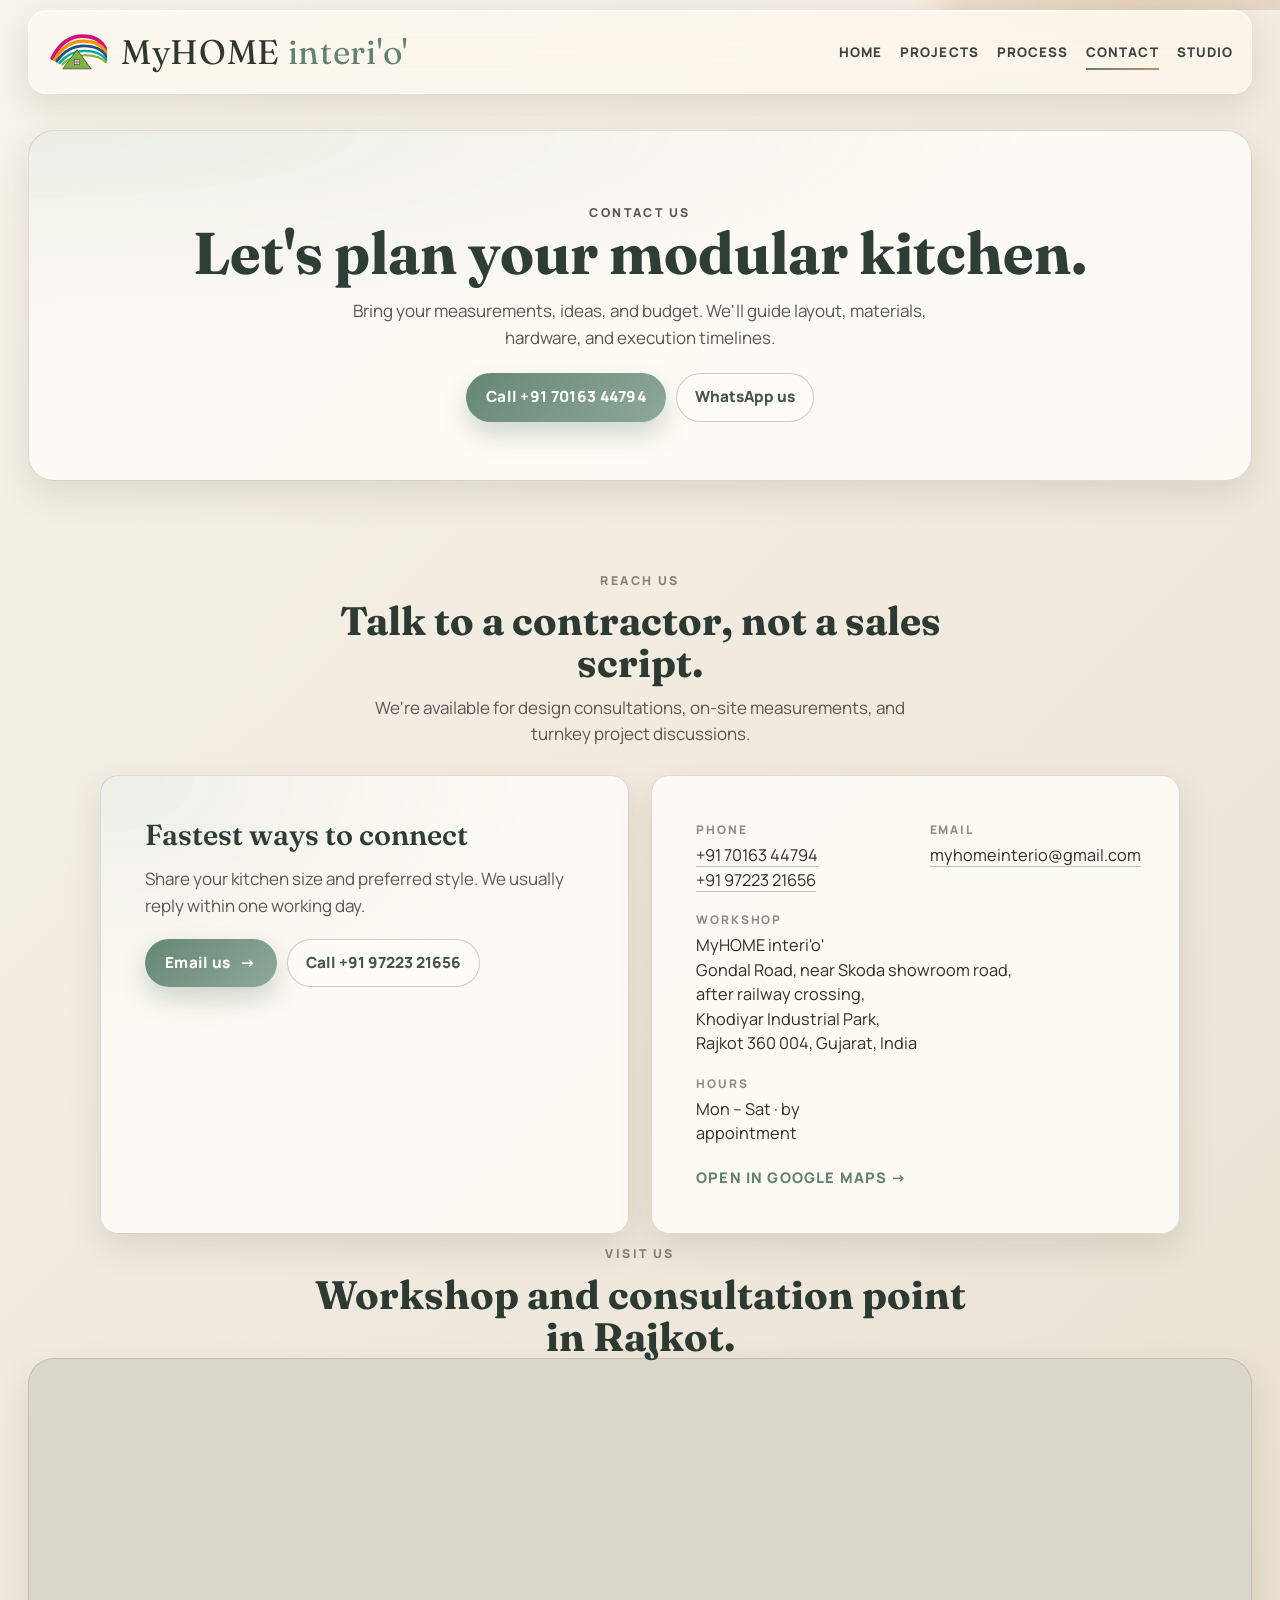
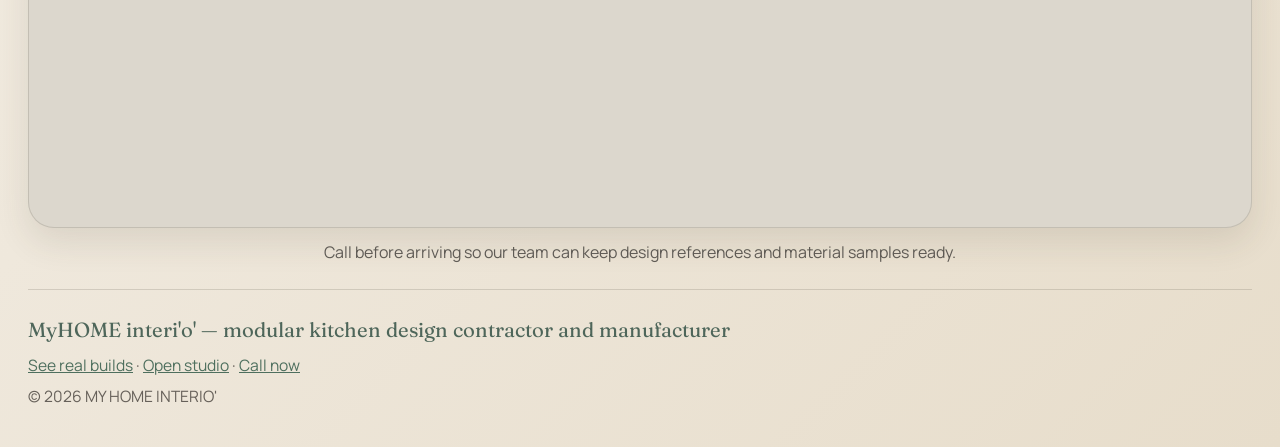
<file: contact.html>
<!doctype html>
<html lang="en">
<head>
  <meta charset="utf-8">
  <title>Contact MyHOME interi'o' | Modular Kitchen Contractor</title>
  <meta name="viewport" content="width=device-width, initial-scale=1">
  <meta name="description" content="Contact MyHOME interi'o' in Rajkot for modular kitchen design, planning, manufacturing, and installation.">
  <meta name="robots" content="index,follow,max-image-preview:large,max-snippet:-1,max-video-preview:-1">
  <meta name="theme-color" content="#f3ece0">
  <link rel="canonical" href="https://www.myhomeinterio.com/contact">
  <link rel="manifest" href="site.webmanifest">
  <meta property="og:type" content="website">
  <meta property="og:site_name" content="MyHOME interi'o'">
  <meta property="og:title" content="Contact MyHOME interi'o' | Modular Kitchen Contractor">
  <meta property="og:description" content="Call, email, or visit MyHOME interi'o' in Rajkot to start your modular kitchen project.">
  <meta property="og:url" content="https://www.myhomeinterio.com/contact">
  <meta property="og:image" content="https://www.myhomeinterio.com/assets/hero/landing-kitchen.jpg">
  <meta name="twitter:card" content="summary_large_image">
  <meta name="twitter:title" content="Contact MyHOME interi'o' | Modular Kitchen Contractor">
  <meta name="twitter:description" content="Reach our kitchen design and build team in Rajkot.">
  <meta name="twitter:image" content="https://www.myhomeinterio.com/assets/hero/landing-kitchen.jpg">
  <link rel="preconnect" href="https://fonts.googleapis.com">
  <link rel="preconnect" href="https://fonts.gstatic.com" crossorigin>
  <link href="https://fonts.googleapis.com/css2?family=Fraunces:opsz,wght@9..144,500;9..144,600;9..144,700&family=Manrope:wght@400;500;600;700;800&display=swap" rel="stylesheet">
  <link rel="stylesheet" href="styles/main.css">
  <link rel="stylesheet" href="styles/animations.css">
  <link rel="icon" href="assets/logo.svg" type="image/svg+xml">
  <script type="application/ld+json">
    {
      "@context": "https://schema.org",
      "@type": "HomeAndConstructionBusiness",
      "@id": "https://www.myhomeinterio.com/#business",
      "name": "MyHOME interi'o'",
      "url": "https://www.myhomeinterio.com/",
      "telephone": "+91-70163-44794",
      "email": "myhomeinterio@gmail.com",
      "address": {
        "@type": "PostalAddress",
        "streetAddress": "Gondal Road, near Skoda showroom road, Khodiyar Industrial Park",
        "addressLocality": "Rajkot",
        "addressRegion": "Gujarat",
        "postalCode": "360004",
        "addressCountry": "IN"
      },
      "sameAs": [
        "https://instagram.com/myhomeinterio"
      ]
    }
  </script>
</head>
<body class="page-contact">
  <div class="ambient-gradient ambient-a" aria-hidden="true"></div>
  <div class="ambient-gradient ambient-b" aria-hidden="true"></div>

  <header class="site-header shell">
    <a class="brand" href="index.html" aria-label="MyHOME interi'o' home">
      <img src="assets/logo.svg" alt="MyHOME interi'o' logo" width="64" height="56">
      <div class="wordmark">MyHOME <em>interi'o'</em></div>
    </a>
    <nav class="nav" aria-label="Primary">
      <a href="index.html">Home</a>
      <a href="index.html#projects">Projects</a>
      <a href="index.html#process">Process</a>
      <a href="contact.html" aria-current="page">Contact</a>
      <a href="studio.html">Studio</a>
    </nav>
  </header>

  <main>
    <section class="contact-hero shell" id="top">
      <p class="eyebrow">Contact Us</p>
      <h1>Let's plan your modular kitchen.</h1>
      <p>Bring your measurements, ideas, and budget. We'll guide layout, materials, hardware, and execution timelines.</p>
      <div class="contact-hero-actions">
        <a href="tel:+917016344794" class="cta">Call +91 70163 44794</a>
        <a href="https://wa.me/917016344794" class="ghost-cta" target="_blank" rel="noopener">WhatsApp us</a>
      </div>
    </section>

    <section class="contact shell" id="contact" aria-label="Contact details">
      <div class="section-head section-head--center">
        <p class="eyebrow">Reach us</p>
        <h2>Talk to a contractor, not a sales script.</h2>
        <p class="section-sub">We're available for design consultations, on-site measurements, and turnkey project discussions.</p>
      </div>

      <div class="contact-grid">
        <article class="contact-card contact-card--cta">
          <h3>Fastest ways to connect</h3>
          <p>Share your kitchen size and preferred style. We usually reply within one working day.</p>
          <div class="contact-cta-row">
            <a href="mailto:myhomeinterio@gmail.com" class="cta">Email us <span class="arrow">→</span></a>
            <a href="tel:+919722321656" class="ghost-cta">Call +91 97223 21656</a>
          </div>
        </article>

        <article class="contact-card contact-card--details">
          <h3 class="visually-hidden">Business details</h3>
          <dl class="contact-list">
            <div>
              <dt>Phone</dt>
              <dd>
                <a href="tel:+917016344794">+91 70163 44794</a><br>
                <a href="tel:+919722321656">+91 97223 21656</a>
              </dd>
            </div>
            <div>
              <dt>Email</dt>
              <dd><a href="mailto:myhomeinterio@gmail.com">myhomeinterio@gmail.com</a></dd>
            </div>
            <div class="contact-list-wide">
              <dt>Workshop</dt>
              <dd>
                MyHOME interi'o'<br>
                Gondal Road, near Skoda showroom road,<br>
                after railway crossing,<br>
                Khodiyar Industrial Park,<br>
                Rajkot 360 004, Gujarat, India
              </dd>
            </div>
            <div>
              <dt>Hours</dt>
              <dd>Mon – Sat · by appointment</dd>
            </div>
          </dl>
          <a class="map-link" href="https://www.google.com/maps/search/?api=1&amp;query=Khodiyar+Industrial+Park+Gondal+Road+Rajkot+360004" target="_blank" rel="noopener">Open in Google Maps <span class="arrow">→</span></a>
        </article>
      </div>
    </section>

    <section class="contact-map shell" aria-label="Workshop map">
      <div class="section-head section-head--center">
        <p class="eyebrow">Visit Us</p>
        <h2>Workshop and consultation point in Rajkot.</h2>
      </div>
      <div class="map-frame">
        <iframe
          src="https://www.google.com/maps?q=Khodiyar+Industrial+Park+Gondal+Road+Rajkot+360004&output=embed"
          loading="lazy"
          title="MyHOME interi'o' workshop location map"
          referrerpolicy="no-referrer-when-downgrade"></iframe>
      </div>
      <p class="map-caption">Call before arriving so our team can keep design references and material samples ready.</p>
    </section>
  </main>

  <footer class="site-footer shell">
    <div class="tagline">MyHOME interi'o' — modular kitchen design contractor and manufacturer</div>
    <p>
      <a href="index.html#projects">See real builds</a> ·
      <a href="studio.html">Open studio</a> ·
      <a href="tel:+917016344794">Call now</a>
    </p>
    <p>© <span id="footer-year">2026</span> MY HOME INTERIO'</p>
  </footer>

  <script src="js/ui/site.js"></script>
</body>
</html>
</file>
<file: styles/main.css>
:root {
  --c-bg-0: #f7f3ea;
  --c-bg-1: #efe8dc;
  --c-bg-2: #e7ddcb;
  --c-surface: rgba(255, 253, 249, 0.86);
  --c-surface-strong: rgba(255, 255, 252, 0.94);
  --c-ink: #2f2d2a;
  --c-ink-soft: rgba(47, 45, 42, 0.7);
  --c-line: rgba(98, 90, 76, 0.2);
  --c-brand: #628170;
  --c-accent: #c39267;

  --radius-sm: 12px;
  --radius-md: 18px;
  --radius-lg: 26px;
  --shadow-soft: 0 14px 34px rgba(66, 56, 44, 0.12);
  --shadow-strong: 0 24px 64px rgba(60, 50, 40, 0.2);

  --font-display: "Fraunces", "Times New Roman", serif;
  --font-body: "Manrope", "Avenir Next", sans-serif;
}

* {
  box-sizing: border-box;
}

html { scroll-behavior: smooth; }
@media (prefers-reduced-motion: reduce) {
  html { scroll-behavior: auto; }
}

/* Anchored sections land below the sticky header pill, not under it. */
#walkthrough,
#projects,
#process,
#contact,
#top { scroll-margin-top: 96px; }

.visually-hidden {
  position: absolute;
  width: 1px; height: 1px;
  padding: 0; margin: -1px;
  overflow: hidden; clip: rect(0,0,0,0);
  white-space: nowrap; border: 0;
}

html,
body {
  margin: 0;
  padding: 0;
  min-height: 100%;
  overflow-x: clip;
  color: var(--c-ink);
  font-family: var(--font-body);
  font-size: 17px;
  line-height: 1.6;
  background: linear-gradient(135deg, var(--c-bg-0) 0%, var(--c-bg-1) 56%, var(--c-bg-2) 100%);
}

main > section + section { margin-top: clamp(80px, 10vh, 140px); }

body::before {
  content: "";
  position: fixed;
  inset: 0;
  z-index: -3;
  pointer-events: none;
  opacity: 0.14;
  background-image: url("../assets/textures/paper.svg");
  background-size: 620px 620px;
}

main,
header,
footer {
  position: relative;
  z-index: 1;
}

.ambient-gradient {
  position: fixed;
  z-index: -2;
  pointer-events: none;
  border-radius: 999px;
  filter: blur(12px);
}

.ambient-a {
  width: 540px;
  height: 540px;
  right: -180px;
  top: -170px;
  background: radial-gradient(circle at 42% 42%, rgba(196, 146, 103, 0.34), rgba(196, 146, 103, 0));
}

.ambient-b {
  width: 560px;
  height: 560px;
  left: -220px;
  bottom: 6%;
  background: radial-gradient(circle at 45% 45%, rgba(100, 131, 114, 0.32), rgba(100, 131, 114, 0));
}

.ambient-c {
  width: 390px;
  height: 390px;
  right: 12%;
  top: 52%;
  background: radial-gradient(circle at 50% 50%, rgba(220, 192, 162, 0.28), rgba(220, 192, 162, 0));
}

.ambient-grid {
  position: fixed;
  inset: 0;
  z-index: -2;
  pointer-events: none;
  opacity: 0.2;
  background:
    linear-gradient(to right, transparent 0, transparent 93%, rgba(120, 112, 101, 0.14) 100%),
    linear-gradient(to bottom, transparent 0, transparent 93%, rgba(120, 112, 101, 0.14) 100%);
  background-size: 56px 56px;
}

.shell {
  width: min(1320px, calc(100% - 56px));
  margin-inline: auto;
}

a {
  color: #4e6f5e;
}

a:hover {
  color: #385347;
}

button {
  font-family: var(--font-body);
  cursor: pointer;
}

button:focus-visible,
input:focus-visible,
a:focus-visible {
  outline: 3px solid rgba(100, 131, 114, 0.72);
  outline-offset: 3px;
}

.site-header {
  position: sticky;
  top: 10px;
  margin-top: 10px;
  z-index: 100;
  isolation: isolate;
  border-radius: var(--radius-md);
  border: 1px solid rgba(255, 255, 255, 0.55);
  background: rgba(255, 252, 246, 0.55);
  -webkit-backdrop-filter: blur(20px) saturate(160%);
  backdrop-filter: blur(20px) saturate(160%);
  box-shadow:
    0 12px 30px rgba(71, 58, 45, 0.12),
    inset 0 1px 0 rgba(255, 255, 255, 0.6);
  padding: 14px 18px;
  display: flex;
  justify-content: space-between;
  align-items: center;
  gap: 16px;
  transition:
    width 0.32s cubic-bezier(0.22, 0.61, 0.36, 1),
    padding 0.28s cubic-bezier(0.22, 0.61, 0.36, 1),
    gap 0.28s ease,
    background 0.28s ease,
    box-shadow 0.28s ease,
    border-radius 0.28s ease,
    top 0.28s ease;
}

@supports not ((backdrop-filter: blur(1px)) or (-webkit-backdrop-filter: blur(1px))) {
  .site-header { background: rgba(255, 252, 246, 0.92); }
}

/* Shrink-on-scroll: the header collapses to a centered pill once you've
 * scrolled past the top, and re-expands when you return to the top. */
.site-header.is-scrolled {
  width: min(880px, calc(100% - 32px));
  top: 8px;
  padding: 8px 16px;
  gap: 12px;
  border-radius: 999px;
  background: rgba(255, 252, 246, 0.72);
  box-shadow:
    0 14px 34px rgba(71, 58, 45, 0.18),
    inset 0 1px 0 rgba(255, 255, 255, 0.7);
}

.brand img { transition: width 0.28s ease; }
.site-header.is-scrolled .brand img { width: 40px; }

.wordmark { transition: font-size 0.28s ease; }
.site-header.is-scrolled .wordmark { font-size: 1.4rem; }

.nav { transition: gap 0.28s ease; }
.site-header.is-scrolled .nav { gap: 14px; }

.nav a { transition: font-size 0.28s ease; }
.site-header.is-scrolled .nav a { font-size: 0.72rem; }

.brand {
  display: inline-flex;
  align-items: center;
  gap: 14px;
  text-decoration: none;
}

.brand img {
  width: 60px;
  height: auto;
}

.wordmark {
  font-family: var(--font-display);
  font-size: 2rem;
  color: #2f3732;
  letter-spacing: 0.02em;
}

.wordmark em {
  font-style: normal;
  color: var(--c-brand);
}

.nav {
  display: flex;
  align-items: center;
  gap: 18px;
}

.nav a {
  text-decoration: none;
  color: #3d4440;
  text-transform: uppercase;
  letter-spacing: 0.08em;
  font-weight: 800;
  font-size: 0.78rem;
  position: relative;
}

.nav a::after {
  content: "";
  position: absolute;
  left: 0;
  right: 0;
  bottom: -7px;
  height: 2px;
  background: linear-gradient(90deg, var(--c-brand), var(--c-accent));
  transform-origin: left;
  transform: scaleX(0);
  transition: transform 0.2s ease;
}

.nav a:hover::after,
.nav a[aria-current="page"]::after {
  transform: scaleX(1);
}

.eyebrow {
  margin: 0 0 10px;
  font-size: 0.72rem;
  text-transform: uppercase;
  letter-spacing: 0.2em;
  font-weight: 800;
  color: rgba(53, 50, 47, 0.58);
}

.cta {
  display: inline-flex;
  align-items: center;
  gap: 10px;
  padding: 12px 20px;
  border-radius: 999px;
  color: #fff;
  text-decoration: none;
  font-size: 0.9rem;
  font-weight: 800;
  letter-spacing: 0.02em;
  background: linear-gradient(135deg, #668775, #8ea899);
  box-shadow: 0 12px 24px rgba(95, 126, 109, 0.28);
  transition: transform 0.2s ease, box-shadow 0.2s ease;
}

.cta:hover {
  transform: translateY(-2px);
  box-shadow: 0 16px 30px rgba(95, 126, 109, 0.34);
  color: #fff;
}

.cta .arrow {
  transition: transform 0.18s ease;
}

.cta:hover .arrow {
  transform: translateX(4px);
}

.ghost-cta {
  display: inline-flex;
  align-items: center;
  justify-content: center;
  border-radius: 999px;
  border: 1px solid rgba(98, 90, 76, 0.3);
  background: rgba(255, 253, 249, 0.72);
  color: #46564c;
  text-decoration: none;
  font-size: 0.9rem;
  font-weight: 800;
  padding: 11px 18px;
  transition: border-color 0.2s ease, transform 0.2s ease, background 0.2s ease;
}

.ghost-cta:hover {
  border-color: rgba(92, 127, 109, 0.48);
  background: rgba(241, 249, 245, 0.78);
  transform: translateY(-2px);
}

.section-head h2,
.tool-intro h2 {
  margin: 0;
  font-family: var(--font-display);
  font-size: clamp(1.8rem, 3.1vw, 3rem);
  line-height: 1.06;
  color: #2d3a33;
}

.page-home .home-hero {
  position: relative;
  isolation: isolate;
  overflow: hidden;
  margin: clamp(20px, 3vh, 28px) auto 0;
  width: min(1320px, calc(100% - 32px));
  border-radius: var(--radius-lg);
  border: 1px solid rgba(255, 255, 255, 0.24);
  min-height: clamp(520px, 76vh, 740px);
  display: flex;
  align-items: flex-end;
  justify-content: center;
  background: #0f1418;
  box-shadow: var(--shadow-strong);
}

.hero-slideshow {
  position: absolute;
  inset: 0;
  z-index: 0;
  overflow: hidden;
  pointer-events: none;
  background: #0c0c0c;
}

.hero-layer {
  position: absolute;
  inset: 0;
  background-size: cover;
  background-position: center;
  filter: saturate(1.05) contrast(1.06);
  will-change: clip-path;
}

.hero-layer--old { z-index: 0; }
.hero-layer--new { z-index: 1; clip-path: inset(0 100% 0 0); -webkit-clip-path: inset(0 100% 0 0); }

.hero-wipe-bar {
  position: absolute;
  top: 0;
  bottom: 0;
  left: 0;
  width: 2px;
  z-index: 3;
  background: #ffffff;
  box-shadow: 0 0 24px rgba(0, 0, 0, 0.18);
  transform: translateX(-1px);
  opacity: 0;
  pointer-events: none;
  will-change: transform, opacity;
}

.hero-wipe-bar::before,
.hero-wipe-bar::after {
  content: "";
  position: absolute;
  left: 50%;
  width: 9px;
  height: 9px;
  border-radius: 50%;
  background: #ffffff;
  transform: translateX(-50%);
  box-shadow: 0 0 0 4px rgba(255, 255, 255, 0.18);
}

.hero-wipe-bar::before { top: -4.5px; }
.hero-wipe-bar::after  { bottom: -4.5px; }

.hero-overlay {
  position: absolute;
  inset: 0;
  z-index: 2;
  pointer-events: none;
  background:
    radial-gradient(ellipse at 30% 70%, rgba(0, 0, 0, 0.35), transparent 55%),
    linear-gradient(180deg, rgba(9, 13, 17, 0.18) 0%, rgba(9, 13, 17, 0.42) 58%, rgba(9, 13, 17, 0.78) 100%);
}

@media (prefers-reduced-motion: reduce) {
  .hero-layer--new { clip-path: inset(0 0 0 0); -webkit-clip-path: inset(0 0 0 0); }
  .hero-wipe-bar { display: none; }
}

.hero-copy-wrap {
  position: relative;
  z-index: 4;
  display: flex;
  justify-content: center;
  width: 100%;
  padding: clamp(36px, 7vh, 78px) 0;
}

.hero-copy {
  max-width: 780px;
  text-align: center;
  color: #f3f5f7;
  padding: 0 clamp(16px, 3vw, 24px);
}

.hero-copy h1 {
  margin: 0;
  font-family: var(--font-body);
  font-size: clamp(2.2rem, 5.2vw, 4.6rem);
  line-height: 1.04;
  text-wrap: balance;
  color: #ffffff;
  letter-spacing: 0.01em;
  font-weight: 700;
  text-shadow: 0 10px 24px rgba(0, 0, 0, 0.28);
}

.home-hero-sub {
  margin: 12px auto 0;
  color: rgba(255, 255, 255, 0.88);
  font-size: clamp(1.12rem, 1.9vw, 1.9rem);
  line-height: 1.3;
  letter-spacing: 0.01em;
  font-weight: 500;
  text-shadow: 0 8px 20px rgba(0, 0, 0, 0.24);
}

.hero-cta-row {
  margin-top: 26px;
  display: flex;
  justify-content: center;
}

.cta--hero {
  padding: 14px 36px;
  font-size: clamp(1rem, 1.3vw, 1.3rem);
  background: linear-gradient(135deg, #de8136, #d5672b);
  box-shadow: 0 16px 32px rgba(178, 99, 43, 0.42);
}

.cta--hero:hover {
  box-shadow: 0 20px 36px rgba(178, 99, 43, 0.5);
}

.cta--hero:focus-visible {
  outline-color: rgba(255, 191, 137, 0.9);
}

.hero-stage {
  border-radius: var(--radius-lg);
  border: 1px solid var(--c-line);
  background: linear-gradient(152deg, rgba(255, 252, 247, 0.94), rgba(236, 230, 220, 0.82));
  box-shadow: var(--shadow-strong);
  padding: 14px;
  position: relative;
  min-height: 520px;
  overflow: hidden;
}

.hero-stage::before {
  content: "";
  position: absolute;
  inset: auto -16% -26% auto;
  width: 340px;
  height: 340px;
  border-radius: 50%;
  background: radial-gradient(circle at 46% 46%, rgba(98, 129, 112, 0.26), rgba(98, 129, 112, 0));
}

.hero-video {
  width: 100%;
  height: 100%;
  min-height: 492px;
  object-fit: cover;
  border-radius: 18px;
  border: 1px solid rgba(98, 90, 76, 0.22);
  display: block;
}

/* 3D walkthrough (Gaussian splat) — own section. */
.walkthrough .section-head { margin-bottom: 22px; }
.section-head--center { text-align: center; }
.section-head--center h2 { max-width: 24ch; margin-inline: auto; }

.splat-frame {
  position: relative;
  border-radius: var(--radius-lg);
  border: 1px solid var(--c-line);
  background: #0e0f10;
  box-shadow: var(--shadow-strong);
  overflow: hidden;
}

.hero-splat {
  width: 100%;
  height: clamp(420px, 62vh, 640px);
  border: 0;
  display: block;
  background: #0e0f10;
}

.splat-caption {
  margin: 14px 0 0;
  text-align: center;
  font-size: 0.86rem;
  color: rgba(47, 45, 42, 0.66);
  font-weight: 600;
  letter-spacing: 0.04em;
}

/* Stat band — slim credibility row directly below the hero. */
.stats-band {
  margin-top: 22px;
  border-radius: var(--radius-lg);
  border: 1px solid var(--c-line);
  background: var(--c-surface);
  box-shadow: var(--shadow-soft);
  padding: 22px 28px;
  display: grid;
  grid-template-columns: repeat(4, minmax(0, 1fr));
  gap: 22px;
  align-items: end;
}
.stats-band article {
  display: flex;
  flex-direction: column;
  gap: 6px;
}
.stats-band strong {
  font-family: var(--font-display);
  font-size: clamp(2rem, 3.5vw, 2.8rem);
  line-height: 1;
  color: #375247;
  font-weight: 600;
}
.stats-band span {
  font-size: 0.9rem;
  color: rgba(47, 45, 42, 0.72);
  font-weight: 600;
}

/* Mirrored S-flow for the build process — Plan (left) → Design (right)
 * → Build (left). A scroll-driven SVG curve threads the three steps and
 * each card eases in as it enters the viewport. */
.process .section-head { margin-bottom: 18px; }

.s-flow {
  position: relative;
  margin: 28px auto 0;
  max-width: 1040px;
  display: grid;
  grid-template-columns: 1fr;
  row-gap: clamp(72px, 14vh, 168px);
  padding: 24px 0 36px;
}

.s-flow-curve {
  position: absolute;
  inset: 0;
  width: 100%;
  height: 100%;
  z-index: 0;
  pointer-events: none;
  filter: drop-shadow(0 4px 10px rgba(95, 126, 109, 0.22));
}

.s-flow-path {
  transition: stroke-dashoffset 0.05s linear;
}

.s-flow-marker {
  opacity: 0;
  transition: opacity 0.5s ease;
}
.s-flow-marker--1.is-lit,
.s-flow-marker--2.is-lit,
.s-flow-marker--3.is-lit { opacity: 1; }

.s-step {
  position: relative;
  z-index: 1;
  border-radius: var(--radius-md);
  border: 1px solid var(--c-line);
  background: var(--c-surface);
  box-shadow: var(--shadow-soft);
  padding: 26px 28px 28px;
  width: min(440px, 100%);
  opacity: 0;
  transform: translateY(28px);
  transition:
    opacity 0.7s cubic-bezier(0.22, 0.61, 0.36, 1),
    transform 0.7s cubic-bezier(0.22, 0.61, 0.36, 1),
    box-shadow 0.3s ease;
}

.s-step:hover { box-shadow: var(--shadow-strong); }

.s-step--left  { justify-self: start; }
.s-step--right { justify-self: end; }

.s-step.in-view { opacity: 1; transform: none; }

.s-step-num {
  display: inline-block;
  font-family: var(--font-display);
  font-size: 0.82rem;
  font-weight: 700;
  color: var(--c-brand);
  letter-spacing: 0.18em;
}

.s-step h3 {
  margin: 10px 0 10px;
  font-family: var(--font-display);
  font-size: 1.7rem;
  line-height: 1.05;
  color: #2f3e36;
  font-weight: 600;
}

.s-step p {
  margin: 0;
  color: rgba(47, 45, 42, 0.78);
  font-size: 1rem;
  line-height: 1.6;
}

@media (max-width: 760px) {
  .s-flow { row-gap: 32px; padding: 12px 0 24px; }
  .s-flow-curve { display: none; }
  .s-step--left, .s-step--right { justify-self: stretch; width: 100%; }
}

@media (prefers-reduced-motion: reduce) {
  .s-step { opacity: 1; transform: none; transition: none; }
  .s-flow-marker { opacity: 1; }
}

/* Contact section ------------------------------------------------------ */

.page-contact .contact-hero {
  margin-top: clamp(24px, 4vh, 40px);
  border-radius: var(--radius-lg);
  border: 1px solid var(--c-line);
  background:
    radial-gradient(140% 100% at 0% 0%, rgba(122, 156, 138, 0.14), transparent 60%),
    var(--c-surface);
  box-shadow: var(--shadow-soft);
  padding: clamp(30px, 5vw, 58px);
  text-align: center;
}

.page-contact .contact-hero h1 {
  margin: 0;
  font-family: var(--font-display);
  font-size: clamp(2rem, 4.6vw, 3.8rem);
  line-height: 1.02;
  text-wrap: balance;
  color: #2e3e36;
}

.page-contact .contact-hero p {
  margin: 14px auto 0;
  max-width: 60ch;
  color: rgba(47, 45, 42, 0.8);
}

.contact-hero-actions {
  margin-top: 22px;
  display: flex;
  justify-content: center;
  gap: 10px;
  flex-wrap: wrap;
}

.contact .section-head { margin-bottom: 14px; }
.contact .section-sub {
  margin: 10px auto 0;
  max-width: 56ch;
  color: rgba(47, 45, 42, 0.78);
  font-size: 1rem;
  line-height: 1.55;
}

.contact-grid {
  margin: 28px auto 0;
  max-width: 1080px;
  display: grid;
  grid-template-columns: 1fr 1fr;
  gap: 22px;
  align-items: stretch;
}

.contact-card {
  border-radius: var(--radius-md);
  border: 1px solid var(--c-line);
  background: var(--c-surface);
  box-shadow: var(--shadow-soft);
  padding: clamp(28px, 4vw, 44px);
  display: flex;
  flex-direction: column;
  gap: 14px;
}

.contact-card--cta {
  background:
    radial-gradient(140% 100% at 0% 0%, rgba(122, 156, 138, 0.12), transparent 60%),
    var(--c-surface);
}

.contact-card h3 {
  margin: 0;
  font-family: var(--font-display);
  font-size: 1.7rem;
  line-height: 1.05;
  color: #2f3e36;
  font-weight: 600;
}

.contact-card > p {
  margin: 0;
  color: rgba(47, 45, 42, 0.78);
  font-size: 1rem;
  line-height: 1.6;
}

.contact-cta-row {
  margin-top: 6px;
  display: flex;
  flex-wrap: wrap;
  gap: 10px;
}

.contact-list {
  margin: 0;
  display: grid;
  grid-template-columns: repeat(2, minmax(0, 1fr));
  gap: 18px 28px;
}

.contact-list > div {
  display: flex;
  flex-direction: column;
  gap: 4px;
  min-width: 0;
}

.contact-list .contact-list-wide { grid-column: 1 / -1; }

.contact-list dt {
  margin: 0;
  font-size: 0.7rem;
  font-weight: 800;
  letter-spacing: 0.16em;
  text-transform: uppercase;
  color: rgba(53, 49, 46, 0.55);
}

.contact-list dd {
  margin: 0;
  color: var(--c-ink);
  font-size: 0.96rem;
  line-height: 1.5;
}

.contact-list dd a {
  color: var(--c-ink);
  text-decoration: none;
  border-bottom: 1.5px solid rgba(98, 129, 112, 0.45);
  transition: color 0.18s ease, border-color 0.18s ease;
}

.contact-list dd a:hover {
  color: var(--c-brand);
  border-bottom-color: var(--c-brand);
}

.map-link {
  margin-top: 6px;
  align-self: flex-start;
  font-size: 0.86rem;
  font-weight: 800;
  text-transform: uppercase;
  letter-spacing: 0.08em;
  text-decoration: none;
  color: var(--c-brand);
}

.map-link:hover { color: #385347; }
.map-link .arrow { transition: transform 0.18s ease; display: inline-block; }
.map-link:hover .arrow { transform: translateX(4px); }

.contact-map {
  margin-top: 10px;
}

.map-frame {
  border-radius: var(--radius-lg);
  border: 1px solid var(--c-line);
  overflow: hidden;
  box-shadow: var(--shadow-soft);
  background: #dcd7cd;
}

.map-frame iframe {
  width: 100%;
  height: clamp(320px, 52vh, 520px);
  border: 0;
  display: block;
}

.map-caption {
  margin: 12px 0 0;
  text-align: center;
  color: rgba(47, 45, 42, 0.74);
  font-size: 0.94rem;
}

@media (max-width: 880px) {
  .contact-grid { grid-template-columns: 1fr; }
  .contact-list { grid-template-columns: 1fr; }
}

.hero-float {
  position: absolute;
  z-index: 2;
  border-radius: 14px;
  border: 1px solid rgba(98, 90, 76, 0.22);
  background: rgba(255, 253, 249, 0.9);
  box-shadow: 0 14px 26px rgba(62, 54, 46, 0.18);
  width: min(220px, 38%);
  overflow: hidden;
}

.hero-float img {
  width: 100%;
  height: 92px;
  object-fit: cover;
  display: block;
}

.hero-float p {
  margin: 0;
  padding: 8px 10px 10px;
  font-size: 0.72rem;
  line-height: 1.35;
  font-weight: 700;
  color: #445148;
}

.hero-float-a {
  left: 12px;
  bottom: 12px;
}

.hero-float-b {
  right: 12px;
  top: 12px;
}

.projects {
  margin-top: 20px;
}

/* Feature list — alternating L/R rows of video + copy.
 * Each row is its own chapter; sides flip every other row to create rhythm. */
.feature-list {
  margin: 32px auto 0;
  max-width: 1120px;
  display: flex;
  flex-direction: column;
  gap: clamp(48px, 8vh, 96px);
}

.feature {
  display: grid;
  grid-template-columns: 1.05fr 0.95fr;
  align-items: center;
  gap: clamp(28px, 5vw, 64px);
}

.feature--reverse .feature-media { order: 2; }
.feature--reverse .feature-copy  { order: 1; }

.feature-media {
  border-radius: var(--radius-lg);
  overflow: hidden;
  background: #0e0f10;
  border: 1px solid var(--c-line);
  box-shadow: var(--shadow-strong);
  transform: translateZ(0); /* avoid subpixel jitter on the rounded clip */
}

.feature-media .reel-video {
  width: 100%;
  height: auto;
  max-height: 620px;
  object-fit: cover;
  object-position: center;
  display: block;
  background: #0e0f10;
  aspect-ratio: auto;
}

.feature-copy {
  max-width: 44ch;
}

.feature-copy h3 {
  margin: 14px 0 14px;
  font-family: var(--font-display);
  font-size: clamp(1.7rem, 3vw, 2.4rem);
  line-height: 1.05;
  color: #2f3e36;
  font-weight: 600;
}

.feature-copy p {
  margin: 0;
  color: rgba(47, 45, 42, 0.78);
  font-size: 1.02rem;
  line-height: 1.6;
}

.feature-num {
  margin: 0;
  font-family: var(--font-display);
  font-size: 0.78rem;
  font-weight: 700;
  color: var(--c-brand);
  letter-spacing: 0.18em;
  text-transform: uppercase;
}

@media (max-width: 880px) {
  .feature {
    grid-template-columns: 1fr;
    gap: 18px;
  }
  .feature--reverse .feature-media { order: 0; }
  .feature--reverse .feature-copy  { order: 0; }
  .feature-copy { max-width: none; }
}

.process {
  margin-top: 20px;
}

.process-panel {
  border-radius: 22px;
  border: 1px solid rgba(98, 90, 76, 0.2);
  background: var(--c-surface);
  box-shadow: var(--shadow-soft);
  padding: clamp(16px, 2.2vw, 24px);
  display: grid;
  grid-template-columns: 1.08fr 0.92fr;
  gap: 18px;
}

.process-copy h2 {
  margin: 0;
  font-family: var(--font-display);
  font-size: clamp(1.8rem, 3vw, 2.8rem);
  line-height: 1.05;
  color: #2f3e36;
}

.step-list {
  margin: 12px 0 0;
  padding-left: 18px;
  color: #3f433f;
  line-height: 1.5;
  font-size: 0.95rem;
}

.step-list li + li {
  margin-top: 8px;
}

.trust-line {
  margin-top: 14px;
  border-left: 3px solid rgba(100, 131, 114, 0.58);
  padding: 8px 0 8px 10px;
  color: rgba(47, 45, 42, 0.72);
  font-size: 0.9rem;
  line-height: 1.4;
}

.process-visual {
  border-radius: 16px;
  border: 1px solid rgba(98, 90, 76, 0.2);
  background: rgba(255, 255, 255, 0.68);
  padding: 12px;
  display: flex;
  flex-direction: column;
  gap: 10px;
}

.zone-strip {
  display: flex;
  flex-wrap: wrap;
  gap: 7px;
}

.zone-chip {
  border-radius: 999px;
  border: 1px solid rgba(98, 90, 76, 0.2);
  padding: 6px 10px;
  font-size: 0.74rem;
  font-weight: 800;
  color: #2f3531;
}

.zone-a { background: rgba(188, 226, 195, 0.7); }
.zone-b { background: rgba(215, 202, 228, 0.68); }
.zone-c { background: rgba(194, 220, 238, 0.72); }
.zone-d { background: rgba(248, 233, 173, 0.72); }
.zone-e { background: rgba(245, 207, 211, 0.76); }

.hardware-list {
  display: grid;
  grid-template-columns: repeat(2, minmax(0, 1fr));
  gap: 8px;
}

.hardware-list span {
  border-radius: 12px;
  border: 1px dashed rgba(98, 90, 76, 0.28);
  background: rgba(255, 253, 249, 0.84);
  color: #3e4641;
  padding: 8px 10px;
  font-size: 0.78rem;
  font-weight: 700;
}

.tool-block {
  margin-top: 20px;
  margin-bottom: 24px;
}

.tool-intro {
  border-radius: 18px;
  border: 1px solid rgba(98, 90, 76, 0.2);
  background: var(--c-surface);
  box-shadow: var(--shadow-soft);
  padding: 14px 16px;
  margin-bottom: 12px;
}

.tool-intro h2 {
  font-size: clamp(1.4rem, 2.3vw, 2.05rem);
  margin-bottom: 6px;
}

.tool-intro p {
  margin: 0;
  color: var(--c-ink-soft);
  font-size: 0.92rem;
  line-height: 1.45;
  max-width: 70ch;
}

.showcase-toolbar {
  border-radius: 18px;
  border: 1px solid rgba(98, 90, 76, 0.2);
  background: var(--c-surface);
  box-shadow: var(--shadow-soft);
  padding: 14px;
  margin-bottom: 12px;
}

.showcase-pack-row {
  display: flex;
  flex-wrap: wrap;
  gap: 8px;
}

.showcase-pack {
  border: 1px solid rgba(98, 90, 76, 0.24);
  background: rgba(255, 253, 249, 0.86);
  color: #425248;
  border-radius: 999px;
  padding: 8px 12px;
  font-size: 0.8rem;
  font-weight: 800;
}

.showcase-pack.active {
  color: #fff;
  border-color: transparent;
  background: linear-gradient(135deg, #668775, #8ea899);
}

.showcase-grid {
  display: grid;
  grid-template-columns: repeat(3, minmax(0, 1fr));
  gap: 14px;
}

.kitchen-card {
  --rx: 0deg;
  --ry: 0deg;
  border-radius: 20px;
  border: 1px solid rgba(98, 90, 76, 0.22);
  background: var(--c-surface-strong);
  box-shadow: var(--shadow-soft);
  padding: 12px;
  transform: perspective(950px) rotateX(var(--rx)) rotateY(var(--ry));
  transition: transform 0.16s ease;
}

.kitchen-card-head {
  display: flex;
  justify-content: space-between;
  gap: 10px;
  align-items: baseline;
  margin-bottom: 10px;
}

.kitchen-card h2 {
  margin: 0;
  font-family: var(--font-display);
  font-size: 1.35rem;
  color: #3f564a;
}

.open-studio-link {
  text-decoration: none;
  font-size: 0.74rem;
  font-weight: 800;
  text-transform: uppercase;
  letter-spacing: 0.08em;
  color: #557968;
}

.preview-shell {
  border-radius: 14px;
  overflow: hidden;
  border: 1px solid rgba(98, 90, 76, 0.2);
  background:
    radial-gradient(500px 200px at 20% 10%, rgba(187, 216, 198, 0.2), transparent 62%),
    linear-gradient(145deg, rgba(255, 253, 249, 0.95), rgba(241, 235, 227, 0.85));
}

.home-scene {
  width: 100%;
  height: 320px;
  display: block;
}

.page-studio .studio-hero {
  margin-top: 28px;
}

.studio-hero h1 {
  margin: 0;
  font-family: var(--font-display);
  font-size: clamp(2rem, 4.2vw, 3.4rem);
  line-height: 0.95;
  color: #304139;
}

.studio-hero p {
  margin: 10px 0 0;
  color: var(--c-ink-soft);
}

.site-footer {
  margin-top: 24px;
  padding: 24px 0 38px;
  border-top: 1px solid rgba(98, 90, 76, 0.2);
  color: rgba(50, 45, 40, 0.72);
  font-size: 0.92rem;
}

.site-footer .tagline {
  font-family: var(--font-display);
  color: #4e665a;
  font-size: 1.2rem;
}

.site-footer p {
  margin: 6px 0 0;
}

/* ── Big "carpenter's bench" footer ────────────────────────────────── */

.site-footer--big {
  position: relative;
  margin-top: clamp(80px, 12vh, 160px);
  padding: clamp(56px, 9vh, 104px) 0 32px;
  border-top: 1px solid rgba(98, 90, 76, 0.2);
  color: #3b3530;
  font-size: 1rem;
  background:
    linear-gradient(180deg, rgba(247, 242, 232, 0.6), rgba(232, 220, 200, 0.78) 55%, rgba(217, 200, 174, 0.92));
  overflow: hidden;
}

.site-footer--big::before {
  content: "";
  position: absolute;
  inset: 0;
  background-image: url("../assets/textures/paper.svg");
  background-size: 580px 580px;
  opacity: 0.18;
  pointer-events: none;
  mix-blend-mode: multiply;
}

.site-footer--big::after {
  content: "";
  position: absolute;
  inset: 0 0 auto 0;
  height: 1px;
  background: linear-gradient(90deg, transparent, rgba(99, 79, 53, 0.35), transparent);
  pointer-events: none;
}

.footer-shell { position: relative; }

.footer-tagline {
  text-align: center;
  margin-bottom: clamp(40px, 6vh, 64px);
}

.footer-eyebrow {
  margin: 0;
  font-size: 0.74rem;
  font-weight: 800;
  letter-spacing: 0.2em;
  text-transform: uppercase;
  color: rgba(78, 60, 42, 0.7);
}

.footer-quote {
  margin: 16px 0 0;
  font-family: var(--font-display);
  font-size: clamp(2rem, 5vw, 3.6rem);
  line-height: 1.08;
  color: #3b2d20;
  font-weight: 500;
  font-style: italic;
}

.footer-quote em {
  font-style: italic;
  background: linear-gradient(180deg, transparent 62%, rgba(195, 146, 103, 0.42) 62%);
  padding: 0 4px;
}

.footer-cols {
  display: grid;
  grid-template-columns: repeat(4, minmax(0, 1fr));
  gap: 36px 28px;
  padding-bottom: 44px;
}

.footer-col h3 {
  margin: 0 0 14px;
  font-family: var(--font-display);
  font-size: 1.18rem;
  font-weight: 600;
  color: #3b2d20;
  letter-spacing: 0.01em;
}

.footer-col ul {
  list-style: none;
  margin: 0;
  padding: 0;
  display: flex;
  flex-direction: column;
  gap: 11px;
}

.footer-col a {
  color: #4a3f33;
  text-decoration: none;
  font-size: 0.98rem;
  border-bottom: 1px dotted rgba(80, 65, 52, 0.32);
  display: inline-flex;
  align-items: center;
  gap: 9px;
  width: max-content;
  max-width: 100%;
  padding-bottom: 1px;
  transition: color 0.18s ease, border-color 0.18s ease, transform 0.18s ease;
}

.footer-col a:hover {
  color: #c39267;
  border-bottom-color: #c39267;
  transform: translateX(2px);
}

.footer-address {
  font-style: normal;
  font-size: 0.98rem;
  line-height: 1.65;
  color: #4a3f33;
  margin: 0 0 12px;
}

.footer-map-link {
  display: inline-flex;
  align-items: center;
  gap: 6px;
  font-weight: 800;
  font-size: 0.84rem;
  text-transform: uppercase;
  letter-spacing: 0.08em;
  color: #c39267;
  text-decoration: none;
}
.footer-map-link:hover { color: #8a5d35; }
.footer-map-link .arrow { transition: transform 0.18s ease; display: inline-block; }
.footer-map-link:hover .arrow { transform: translateX(4px); }

.social-list .social-icon {
  width: 18px;
  height: 18px;
  flex-shrink: 0;
  color: #4a3f33;
}
.footer-col a:hover .social-icon { color: #c39267; }

.footer-rule {
  margin: 24px auto 32px;
  color: rgba(99, 79, 53, 0.42);
  height: 14px;
  max-width: 720px;
}
.footer-rule svg { width: 100%; height: 100%; display: block; }

.footer-bottom {
  display: grid;
  grid-template-columns: auto 1fr auto;
  align-items: center;
  gap: 24px;
  padding-top: 6px;
}

.brand-stamp {
  display: inline-flex;
  align-items: center;
  gap: 12px;
  text-decoration: none;
  border: none !important;
}
.brand-stamp:hover { transform: none; }
.brand-stamp img {
  width: 44px;
  height: auto;
}
.brand-stamp-text {
  font-family: var(--font-display);
  font-size: 1.45rem;
  color: #3b2d20;
  letter-spacing: 0.005em;
}
.brand-stamp-text em {
  font-style: normal;
  color: #7d9b8a;
}

.footer-craft {
  margin: 0;
  text-align: center;
  font-style: italic;
  color: rgba(78, 60, 42, 0.78);
  font-size: 0.95rem;
  line-height: 1.5;
}

.footer-meta {
  display: inline-flex;
  align-items: center;
  gap: 12px;
  font-size: 0.86rem;
  color: rgba(80, 65, 52, 0.7);
}
.footer-meta .dot { color: rgba(80, 65, 52, 0.4); }
.footer-meta a {
  color: rgba(80, 65, 52, 0.78);
  text-decoration: none;
  border-bottom: 1px dotted rgba(80, 65, 52, 0.35);
  padding-bottom: 1px;
  transition: color 0.18s ease, border-color 0.18s ease;
}
.footer-meta a:hover {
  color: #c39267;
  border-bottom-color: #c39267;
}

@media (max-width: 980px) {
  .footer-cols { grid-template-columns: repeat(2, minmax(0, 1fr)); gap: 32px 22px; padding-bottom: 36px; }
  .footer-bottom { grid-template-columns: 1fr; text-align: center; gap: 16px; }
  .brand-stamp { justify-content: center; }
  .footer-meta { justify-content: center; }
}

@media (max-width: 560px) {
  .footer-cols { grid-template-columns: 1fr; gap: 28px; }
}

@media (max-width: 1240px) {
  .showcase-grid {
    grid-template-columns: repeat(2, minmax(0, 1fr));
  }

  .hero-split,
  .process-panel {
    grid-template-columns: 1fr;
  }

  .hero-stage {
    min-height: 420px;
  }

  .hero-video,
  .hero-splat {
    min-height: 388px;
  }

  .stats-band {
    grid-template-columns: repeat(2, minmax(0, 1fr));
  }
}

@media (max-width: 980px) {
  .site-header {
    position: sticky;
    top: 8px;
    border-radius: 16px;
    padding: 12px 14px;
    flex-wrap: wrap;
    gap: 10px;
  }

  .brand {
    width: 100%;
    justify-content: center;
    gap: 10px;
  }

  .brand img {
    width: 48px;
  }

  .wordmark {
    font-size: clamp(1.45rem, 3.6vw, 1.9rem);
  }

  .nav {
    width: 100%;
    display: flex;
    flex-wrap: wrap;
    justify-content: center;
    gap: 6px;
    overflow: visible;
    padding-bottom: 0;
  }

  .site-header.is-scrolled {
    width: min(1320px, calc(100% - 24px));
    padding: 12px 14px;
    border-radius: 16px;
    gap: 10px;
    top: 8px;
  }

  .site-header.is-scrolled .brand img {
    width: 48px;
  }

  .site-header.is-scrolled .wordmark {
    font-size: clamp(1.45rem, 3.6vw, 1.9rem);
  }

  .site-header.is-scrolled .nav {
    gap: 6px;
  }

  .site-header.is-scrolled .nav a {
    font-size: 0.74rem;
  }

  .nav a {
    border: 1px solid rgba(98, 90, 76, 0.22);
    border-radius: 999px;
    padding: 7px 10px;
    font-size: 0.74rem;
    letter-spacing: 0.06em;
    background: rgba(255, 253, 249, 0.82);
    text-align: center;
  }

  .nav a::after {
    display: none;
  }

  .nav a[aria-current="page"] {
    background: linear-gradient(135deg, rgba(103, 136, 117, 0.2), rgba(158, 184, 167, 0.3));
    border-color: rgba(101, 134, 116, 0.42);
  }

  .page-home .home-hero {
    width: min(1320px, calc(100% - 24px));
    min-height: clamp(460px, 70vh, 620px);
  }

  .hero-copy-wrap {
    padding: clamp(30px, 8vh, 64px) 0;
  }

  .cta--hero {
    padding: 13px 30px;
  }
}

@media (max-width: 760px) {
  .shell {
    width: min(1320px, calc(100% - 24px));
  }

  main > section + section {
    margin-top: clamp(56px, 9vh, 86px);
  }

  .wordmark {
    font-size: 1.65rem;
  }

  .nav a {
    min-height: 34px;
    display: inline-flex;
    align-items: center;
    justify-content: center;
  }

  .page-home .home-hero {
    min-height: clamp(410px, 72vh, 560px);
    border-radius: 20px;
  }

  .hero-copy h1 {
    font-size: clamp(2rem, 9vw, 2.9rem);
  }

  .hero-copy-wrap {
    padding: clamp(24px, 7vh, 48px) 0;
  }

  .home-hero-sub {
    font-size: clamp(1rem, 4.5vw, 1.3rem);
  }

  .cta--hero {
    padding: 12px 24px;
    font-size: 0.95rem;
  }

  .projects-grid,
  .showcase-grid,
  .hardware-list,
  .process-steps {
    grid-template-columns: 1fr;
  }

  .stats-band {
    grid-template-columns: 1fr 1fr;
    padding: 18px 20px;
    gap: 16px;
  }

  .feature-list {
    margin-top: 20px;
    gap: 32px;
  }

  .feature-copy h3 {
    font-size: clamp(1.45rem, 7vw, 2.05rem);
  }

  .contact .section-sub {
    font-size: 0.95rem;
  }

  .page-contact .contact-hero {
    padding: 24px 16px;
  }

  .page-contact .contact-hero p {
    font-size: 0.95rem;
  }

  .contact-hero-actions {
    margin-top: 16px;
  }

  .map-frame iframe {
    height: clamp(280px, 48vh, 420px);
  }

  .step-list {
    padding-left: 16px;
  }
}

@media (max-width: 560px) {
  .site-header {
    border-radius: 14px;
    padding: 10px 10px 11px;
  }

  .site-header.is-scrolled {
    width: min(1320px, calc(100% - 24px));
    border-radius: 14px;
    padding: 10px 10px 11px;
  }

  .brand {
    justify-content: flex-start;
  }

  .brand img {
    width: 42px;
  }

  .wordmark {
    font-size: clamp(1.28rem, 6vw, 1.5rem);
  }

  .nav {
    width: 100%;
    display: grid;
    grid-template-columns: repeat(5, minmax(0, 1fr));
    gap: 6px;
  }

  .nav a {
    width: 100%;
    min-width: 0;
    padding: 7px 4px;
    font-size: 0.6rem;
    letter-spacing: 0.03em;
    white-space: nowrap;
  }

  .page-home .home-hero {
    min-height: clamp(360px, 66vh, 480px);
    border-radius: 18px;
  }

  .hero-copy h1 {
    font-size: clamp(1.72rem, 9.4vw, 2.35rem);
  }

  .hero-cta-row,
  .contact-hero-actions,
  .contact-cta-row {
    width: 100%;
  }

  .hero-cta-row .cta,
  .contact-hero-actions .cta,
  .contact-hero-actions .ghost-cta,
  .contact-cta-row .cta,
  .contact-cta-row .ghost-cta {
    width: 100%;
    justify-content: center;
  }

  .stats-band {
    grid-template-columns: 1fr;
    padding: 16px 16px;
  }

  .contact-card {
    padding: 20px 16px;
  }

  .contact-list dd {
    font-size: 0.9rem;
  }

  .footer-quote {
    font-size: clamp(1.6rem, 11vw, 2.2rem);
  }

  .footer-bottom {
    gap: 12px;
  }
}
</file>
<file: styles/animations.css>
@keyframes fadeUp {
  from {
    opacity: 0;
    transform: translateY(16px);
  }
  to {
    opacity: 1;
    transform: translateY(0);
  }
}

@keyframes floatSoft {
  0%, 100% {
    transform: translateY(0);
  }
  50% {
    transform: translateY(-6px);
  }
}

@keyframes pulseAmbient {
  0%, 100% {
    opacity: 0.85;
  }
  50% {
    opacity: 1;
  }
}

@keyframes paintFade {
  from {
    transform: scale(1) rotate(0deg);
    opacity: 0.5;
  }
  to {
    transform: scale(0.35) rotate(38deg);
    opacity: 0;
  }
}

.site-header,
.home-hero,
.showcase-toolbar,
.studio-hero,
.site-footer,
.designer .panel {
  opacity: 0;
  animation: fadeUp 0.62s ease-out forwards;
}

.site-header { animation-delay: 0.04s; }
.home-hero { animation-delay: 0.1s; }
.showcase-toolbar { animation-delay: 0.16s; }
.studio-hero { animation-delay: 0.12s; }
.designer .panel.toolbar { animation-delay: 0.16s; }
.designer .panel.canvas-wrap { animation-delay: 0.22s; }
.designer .panel.inspector { animation-delay: 0.28s; }
.site-footer { animation-delay: 0.34s; }

.kitchen-card {
  opacity: 0;
  animation: fadeUp 0.62s ease-out forwards;
}

.kitchen-card:nth-child(1) { animation-delay: 0.2s; }
.kitchen-card:nth-child(2) { animation-delay: 0.28s; }
.kitchen-card:nth-child(3) { animation-delay: 0.36s; }

.preview-shell {
  animation: floatSoft 6.2s ease-in-out 1.2s infinite;
}

.ambient-gradient {
  animation: pulseAmbient 9s ease-in-out infinite;
}

.ambient-a { animation-delay: 0s; }
.ambient-b { animation-delay: 1.8s; }
.ambient-c { animation-delay: 3s; }

.paint-dot {
  position: absolute;
  width: 14px;
  height: 14px;
  border-radius: 50% 46% 52% 48% / 48% 52% 46% 52%;
  pointer-events: none;
  opacity: 0.5;
  mix-blend-mode: multiply;
  animation: paintFade 0.7s ease-out forwards;
}

@media (prefers-reduced-motion: reduce) {
  *,
  *::before,
  *::after {
    animation-duration: 0.01ms !important;
    animation-iteration-count: 1 !important;
    animation-delay: 0ms !important;
    transition-duration: 0.01ms !important;
  }

  .site-header,
  .home-hero,
  .showcase-toolbar,
  .studio-hero,
  .site-footer,
  .designer .panel,
  .kitchen-card {
    opacity: 1 !important;
  }
}
</file>
